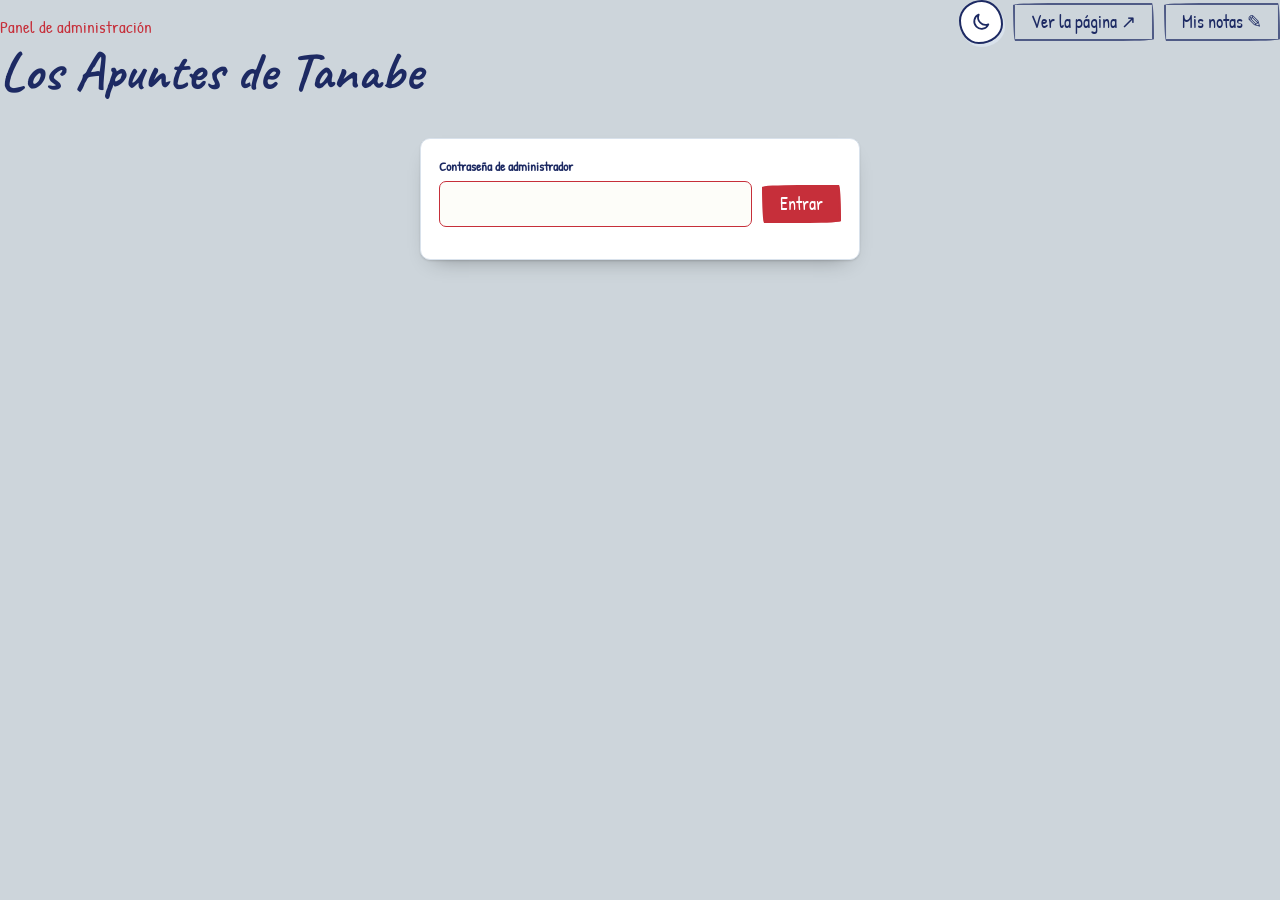
<file: admin.html>
<!doctype html>
<html lang="es">
<head>
<meta charset="utf-8">
<meta name="viewport" content="width=device-width,initial-scale=1,viewport-fit=cover">
<title>Panel · Los Apuntes de Tanabe</title>
<meta name="robots" content="noindex,nofollow">
<link rel="preconnect" href="https://fonts.googleapis.com">
<link rel="preconnect" href="https://fonts.gstatic.com" crossorigin>
<link rel="stylesheet" href="https://fonts.googleapis.com/css2?family=Caveat:wght@500;700&family=Patrick+Hand&display=swap">
<script>try{var t=localStorage.getItem('med-tema');if(t==='light'||t==='dark')document.documentElement.setAttribute('data-theme',t)}catch(e){}</script>
<link rel="stylesheet" href="estilo.css">
<link rel="manifest" href="/manifest.json">
<meta name="theme-color" content="#fdfdf9" media="(prefers-color-scheme: light)">
<meta name="theme-color" content="#1b1f27" media="(prefers-color-scheme: dark)">
<link rel="icon" href="/iconos/icono-192.png" sizes="192x192" type="image/png">
<link rel="apple-touch-icon" href="/iconos/icono-apple.png">
<meta name="apple-mobile-web-app-capable" content="yes">
<meta name="mobile-web-app-capable" content="yes">
<meta name="apple-mobile-web-app-title" content="Tanabe">
<style>
/* Layout: escritorio de trabajo — índice de láminas a la izquierda, ficha de edición con vista previa a la derecha */
body{font-size:17px}
.box{box-shadow:0 1px 2px rgba(0,0,0,.12),0 10px 22px -14px rgba(0,0,0,.45);border-radius:4px}
.top,.layout,.sitio,.login{position:relative}
.top{display:flex;flex-wrap:wrap;gap:10px 20px;align-items:baseline;justify-content:space-between;margin-bottom:22px}
h1{font-family:var(--display);font-weight:700;font-size:clamp(38px,6vw,54px);line-height:1;margin:4px 0 0}
.box{background:var(--sheet);border:1px solid var(--rule);border-radius:10px;min-width:0}
.pad{padding:18px}
.head{display:flex;justify-content:space-between;align-items:center;gap:10px;padding:12px 16px;border-bottom:1px solid var(--rule);font-family:var(--mono);font-size:12px;letter-spacing:.08em;text-transform:uppercase;color:var(--muted)}
label,.lbl{display:block;font-size:13px;font-weight:600;margin-bottom:5px}
input,textarea,select{width:100%;font:inherit;color:var(--ink);background:var(--bg);border:1px solid var(--rule);border-radius:7px;padding:9px 11px}
textarea{min-height:80px;resize:vertical}
input:focus,textarea:focus,select:focus{outline:none;border-color:var(--accent)}
.row{display:flex;flex-wrap:wrap;gap:10px;align-items:center}
.msg{font-size:14px;color:var(--muted)}
.msg.err{color:var(--bad)}
.login{max-width:440px;margin:40px auto}
.sitio{display:grid;grid-template-columns:1fr 2fr auto;gap:12px;align-items:end;margin-bottom:22px}
@media (max-width:760px){.sitio{grid-template-columns:1fr}}
.layout{display:grid;grid-template-columns:300px 1fr;gap:22px;align-items:start}
@media (max-width:860px){.layout{grid-template-columns:1fr}}
.list{list-style:none;margin:0;padding:8px;display:flex;flex-direction:column;gap:4px;max-height:70vh;overflow:auto}
.item{display:grid;grid-template-columns:auto 1fr auto;gap:10px;align-items:center;padding:7px;border-radius:8px;border:1px solid transparent;cursor:pointer}
.item:hover{border-color:var(--rule)}
.item[aria-current="true"]{border-color:var(--accent);background:var(--bg)}
.item .t{min-width:0;overflow:hidden;text-overflow:ellipsis;white-space:nowrap;font-weight:500}
.item small{display:block;font-size:12px;color:var(--muted);font-weight:400}
.arrows{display:flex;flex-direction:column;gap:2px}
.arrows button{font-size:10px;line-height:1;padding:3px 6px;background:var(--bg);color:var(--muted);border:1px solid var(--rule);border-radius:4px;cursor:pointer}
.arrows button:hover{color:var(--ink)}
.nuevo{margin:8px;width:calc(100% - 16px);justify-content:center}
.form{display:grid;grid-template-columns:1fr 300px;gap:24px}
@media (max-width:1060px){.form{grid-template-columns:1fr}}
.fields{display:flex;flex-direction:column;gap:14px;min-width:0}
.two{display:grid;grid-template-columns:1fr 1fr;gap:12px}
@media (max-width:480px){.two{grid-template-columns:1fr}}
.pick{display:flex;flex-wrap:wrap;gap:6px}
.pick button{background:var(--bg);border:1.5px solid var(--rule);border-radius:9px;padding:4px;cursor:pointer;color:var(--ink);font:inherit;font-size:12px}
.pick button[aria-pressed="true"]{border-color:var(--accent);box-shadow:0 0 0 2px var(--accent)}
.sw{display:block;width:30px;height:30px;border-radius:6px;background:var(--c)}
.pick .esc{display:flex;flex-direction:column;gap:4px;align-items:center;padding:5px 8px}
.pick .esc svg{width:96px;height:48px;border-radius:5px}
.del.sure{background:var(--bad);border-color:var(--bad);color:var(--on-accent)}
.prev .cover{aspect-ratio:2/1;border-bottom:1px solid var(--rule)}
.prev .body{padding:14px;display:flex;flex-direction:column;gap:8px}
.prev .meta{display:flex;align-items:center;gap:8px;font-size:12px;color:var(--muted)}
.prev h3{font-family:var(--display);font-weight:700;font-size:28px;line-height:1.1;margin:0}
.prev p{margin:0;font-size:14px;color:var(--muted)}
</style>
</head>
<body>
<main class="wrap">
  <div class="top">
    <div><div class="eyebrow">Panel de administración</div><h1 id="titulo">Los Apuntes de Tanabe</h1></div>
    <div class="row"><button class="tema" type="button" id="tema" aria-label="Cambiar a modo noche"></button><a class="btn ghost" href="/" target="_blank" rel="noopener">Ver la página ↗</a><a class="btn ghost" href="/estudio">Mis notas ✎</a><button class="btn ghost" type="button" id="salir" hidden>Salir</button></div>
  </div>

  <form class="box pad login" id="login" hidden>
    <label for="pw">Contraseña de administrador</label>
    <div class="row"><input id="pw" type="password" autocomplete="current-password" required style="flex:1;min-width:180px"><button class="btn primary" type="submit">Entrar</button></div>
    <p class="msg" id="lmsg" role="status"></p>
  </form>

  <div id="app" hidden>
    <form class="box pad sitio" id="fsitio" autocomplete="off">
      <div><label for="snombre">Nombre de la página</label><input id="snombre" maxlength="60" required></div>
      <div><label for="slema">Frase de presentación</label><input id="slema" maxlength="200"></div>
      <button class="btn ghost" type="submit">Guardar nombre</button>
    </form>

    <div class="layout">
      <section class="box" aria-label="Láminas">
        <div class="head"><span>Láminas</span><span id="n"></span></div>
        <ul class="list" id="list"></ul>
        <button class="btn ghost nuevo" type="button" id="nuevo">+ Nueva lámina</button>
      </section>

      <section class="box" aria-label="Editar lámina">
        <div class="head"><span id="wtitle">Nueva lámina</span><span class="msg" id="pend" role="status"></span></div>
        <div class="pad form">
          <form class="fields" id="f" autocomplete="off">
            <div><label for="nombre">Título</label><input id="nombre" required maxlength="90"></div>
            <div><label for="desc">Descripción</label><textarea id="desc" maxlength="320"></textarea></div>
            <div class="two">
              <div><label for="cat">Área</label><input id="cat" list="cats" maxlength="40" placeholder="Anatomía, Farmacología…"><datalist id="cats"></datalist></div>
              <div><label for="formato">Formato</label><input id="formato" list="formatos" maxlength="40" placeholder="Atlas, Diapositivas…"><datalist id="formatos"><option value="Atlas interactivo"><option value="Diapositivas"><option value="Videoteca"><option value="Autoevaluación"><option value="Resumen"><option value="Flashcards"></datalist></div>
            </div>
            <div class="two">
              <div><label for="url">Enlace</label><input id="url" type="url" placeholder="https://…"></div>
              <div><label for="estado">Estado</label><select id="estado"><option value="live">Disponible</option><option value="dev">En preparación</option></select></div>
            </div>
            <div><span class="lbl">Ícono</span><div class="pick" id="pLogo" role="group" aria-label="Ícono"></div></div>
            <div><span class="lbl">Color</span><div class="pick" id="pColor" role="group" aria-label="Color"></div></div>
            <div><span class="lbl">Portada</span><div class="pick" id="pScene" role="group" aria-label="Portada"></div></div>
            <div class="row">
              <button class="btn primary" type="submit" id="guardar">Guardar</button>
              <button class="btn ghost del" type="button" id="borrar" hidden>Eliminar</button>
              <span class="msg" id="msg" role="status"></span>
            </div>
          </form>
          <div><span class="lbl">Vista previa</span><div class="box prev" id="prev" style="overflow:hidden"></div>
            <p class="msg" style="margin-top:14px"><button class="btn ghost" type="button" id="descargar">Descargar copia de respaldo</button></p></div>
        </div>
      </section>
    </div>
  </div>
</main>

<script src="comun.js"></script>
<script>
MED.tema(document.getElementById('tema'));
const $ = id => document.getElementById(id), E = MED.esc, API = '/api/proyectos';
const CAMPOS = ['nombre','desc','cat','formato','url','estado'];
let datos = [], sitio = {nombre:'Los Apuntes de Tanabe', lema:''}, actual = null, borrarListo = false, clave = '', ocupado = false;
const vacio = () => ({nombre:'', desc:'', cat:'', formato:'', url:'', estado:'live', logo:'libro', color:'arterial', portada:'lamina'});
let sel = vacio();

/* ---------- servidor ---------- */
async function cargarServidor(){
  let lista = null, s = null;
  try { const r = await fetch(API, {cache:'no-store'}); if (r.ok){ const j = await r.json(); lista = j.proyectos; s = j.sitio; } } catch(e) {}
  if (!Array.isArray(lista)){
    const r = await fetch('proyectos.json', {cache:'no-store'});
    if (r.ok){ const j = await r.json(); lista = j.proyectos; s = s || j.sitio; }
  }
  return {lista: Array.isArray(lista) ? lista : [], sitio: s};
}
async function publicar(texto){
  if (ocupado) return false;
  ocupado = true; $('pend').className = 'msg'; $('pend').textContent = 'Publicando…';
  datos.forEach((d, k) => d.orden = k);
  try {
    const r = await fetch(API, {method:'PUT', headers:{'Content-Type':'application/json','x-admin-password':clave}, body: JSON.stringify({proyectos: datos, sitio})});
    const j = await r.json().catch(() => ({}));
    if (r.status === 401){ salir('La sesión expiró. Vuelve a ingresar la contraseña.'); return false; }
    if (!r.ok) throw new Error(j.error || 'revisa tu conexión.');
    $('pend').textContent = texto + ' Publicado.';
    return true;
  } catch(e){ $('pend').className = 'msg err'; $('pend').textContent = 'No se pudo publicar: ' + e.message; return false; }
  finally { ocupado = false; }
}

/* ---------- editor ---------- */
function picker(el, opciones, campo, render, clase){
  el.innerHTML = '';
  Object.entries(opciones).forEach(([k, v]) => {
    const b = document.createElement('button'); b.type = 'button'; b.dataset.k = k;
    b.title = typeof v === 'string' ? v : v.n; if (clase) b.className = clase;
    b.innerHTML = render(k, v);
    b.onclick = () => { sel[campo] = k; marcar(); vista(); };
    el.appendChild(b);
  });
}
function marcar(){ [['pLogo','logo'],['pColor','color'],['pScene','portada']].forEach(([id,c]) => $(id).querySelectorAll('button').forEach(b => b.setAttribute('aria-pressed', b.dataset.k === sel[c]))); }
function leerForm(){ CAMPOS.forEach(k => sel[k] = $(k).value.trim()); }
function vista(){
  leerForm();
  $('prev').className = 'box prev c-' + sel.color;
  $('prev').innerHTML = `<div class="cover">${MED.portada(sel.portada, sel.color, sel.logo, actual || 'nuevo', sel.cat)}</div>
    <div class="body"><div class="meta">${MED.icono(sel.logo, sel.color, 28)}<b>${E(sel.cat || 'Área')}</b>${sel.formato ? ' · ' + E(sel.formato) : ''}</div>
    <h3>${E(sel.nombre || 'Título de la lámina')}</h3><p>${E(sel.desc || 'Descripción breve del recurso.')}</p></div>`;
}
function cargar(id){
  actual = id; borrarListo = false; $('borrar').classList.remove('sure'); $('borrar').textContent = 'Eliminar';
  const d = datos.find(x => x.id === id);
  sel = d ? {...vacio(), ...d} : vacio();
  CAMPOS.forEach(k => $(k).value = sel[k] || '');
  $('borrar').hidden = !d; $('wtitle').textContent = d ? 'Editar lámina' : 'Nueva lámina'; $('msg').textContent = '';
  marcar(); vista(); lista();
}
function lista(){
  $('n').textContent = datos.length;
  $('list').innerHTML = datos.map((d, i) => `<li><div class="item" role="button" tabindex="0" data-id="${E(d.id)}" aria-current="${d.id === actual}">
      ${MED.icono(d.logo, d.color, 34)}<span class="t">${E(d.nombre)}<small>${E(d.cat || '—')} · ${d.estado === 'dev' ? 'en preparación' : 'disponible'}</small></span>
      <span class="arrows"><button type="button" data-mv="-1" data-i="${i}" aria-label="Subir">▲</button><button type="button" data-mv="1" data-i="${i}" aria-label="Bajar">▼</button></span></div></li>`).join('');
  $('cats').innerHTML = [...new Set(datos.map(d => d.cat).filter(Boolean))].map(c => `<option value="${E(c)}">`).join('');
}
function slug(t){ let b = t.toLowerCase().normalize('NFD').replace(/[̀-ͯ]/g,'').replace(/[^a-z0-9]+/g,'-').replace(/^-|-$/g,'') || 'lamina', id = b, n = 2;
  while (datos.some(d => d.id === id)) id = b + '-' + n++; return id; }

$('list').addEventListener('click', async e => {
  const mv = e.target.closest('[data-mv]');
  if (mv){
    e.stopPropagation();
    const i = +mv.dataset.i, j = i + +mv.dataset.mv; if (j < 0 || j >= datos.length || ocupado) return;
    const antes = datos.slice(); [datos[i], datos[j]] = [datos[j], datos[i]]; lista();
    if (!await publicar('Orden guardado.')){ datos = antes; lista(); }
    return;
  }
  const it = e.target.closest('.item'); if (it) cargar(it.dataset.id);
});
$('list').addEventListener('keydown', e => { const it = e.target.closest('.item'); if (it && (e.key === 'Enter' || e.key === ' ')){ e.preventDefault(); cargar(it.dataset.id); } });
CAMPOS.forEach(k => $(k).addEventListener('input', vista));
$('nuevo').onclick = () => cargar(null);

$('f').addEventListener('submit', async e => {
  e.preventDefault(); leerForm();
  if (!sel.nombre){ $('msg').textContent = 'Escribe un título.'; return; }
  if (sel.url && !/^https?:\/\//i.test(sel.url)){ $('msg').textContent = 'El enlace debe empezar con https://'; return; }
  const doc = {nombre:sel.nombre, desc:sel.desc, cat:sel.cat, formato:sel.formato, url:sel.url, estado:sel.estado, logo:sel.logo, color:sel.color, portada:sel.portada};
  const antes = datos.map(d => ({...d})), eraNuevo = !actual;
  if (actual){ const k = datos.findIndex(d => d.id === actual); datos[k] = {...datos[k], ...doc}; }
  else { actual = slug(sel.nombre); datos.push({id: actual, ...doc}); }
  $('guardar').disabled = true; $('msg').textContent = 'Guardando…';
  if (await publicar('Guardado.')){ $('msg').textContent = 'Guardado ✓'; $('borrar').hidden = false; $('wtitle').textContent = 'Editar lámina'; }
  else { datos = antes; if (eraNuevo) actual = null; $('msg').textContent = 'No se guardó.'; }
  $('guardar').disabled = false; lista();
});
$('borrar').onclick = async () => {
  if (!actual) return;
  if (!borrarListo){ borrarListo = true; $('borrar').classList.add('sure'); $('borrar').textContent = '¿Seguro? Clic de nuevo'; return; }
  const antes = datos.slice(); datos = datos.filter(d => d.id !== actual);
  if (await publicar('Eliminada.')) cargar(null); else { datos = antes; lista(); }
};
$('fsitio').addEventListener('submit', async e => {
  e.preventDefault();
  const antes = {...sitio};
  sitio = {nombre: $('snombre').value.trim() || 'Los Apuntes de Tanabe', lema: $('slema').value.trim()};
  if (await publicar('Nombre guardado.')) $('titulo').textContent = sitio.nombre; else sitio = antes;
});
$('descargar').onclick = () => {
  const blob = new Blob([JSON.stringify({sitio, proyectos: datos}, null, 2)], {type:'application/json'});
  const a = document.createElement('a'); a.href = URL.createObjectURL(blob); a.download = 'proyectos.json';
  document.body.appendChild(a); a.click(); a.remove(); setTimeout(() => URL.revokeObjectURL(a.href), 1000);
};

/* ---------- acceso ---------- */
function salir(motivo){
  clave = ''; try { sessionStorage.removeItem('med-clave'); } catch(e) {}
  $('app').hidden = true; $('salir').hidden = true; $('login').hidden = false;
  $('lmsg').textContent = motivo || ''; $('pw').value = ''; $('pw').focus();
}
async function entrar(pw){
  $('lmsg').textContent = 'Verificando…';
  let r;
  try { r = await fetch(API + '?check', {headers:{'x-admin-password': pw}, cache:'no-store'}); }
  catch(e){ $('lmsg').textContent = 'Sin conexión con el servidor.'; return; }
  if (r.status === 401){ salir('Contraseña incorrecta.'); return; }
  if (!r.ok){ const j = await r.json().catch(() => ({})); $('lmsg').textContent = j.error || 'El servidor no respondió. ¿Ya configuraste la base de datos?'; return; }
  clave = pw; try { sessionStorage.setItem('med-clave', pw); } catch(e) {}
  const s = await cargarServidor().catch(() => ({lista: [], sitio: null}));
  datos = s.lista.sort((a, b) => (a.orden ?? 0) - (b.orden ?? 0));
  if (s.sitio) sitio = {...sitio, ...s.sitio};
  $('snombre').value = sitio.nombre || ''; $('slema').value = sitio.lema || ''; $('titulo').textContent = sitio.nombre;
  $('login').hidden = true; $('app').hidden = false; $('salir').hidden = false;
  $('pend').textContent = 'Los cambios se publican al guardar.';
  cargar(null);
}
$('login').addEventListener('submit', e => { e.preventDefault(); entrar($('pw').value); });
$('salir').onclick = () => salir('Sesión cerrada.');

picker($('pLogo'), MED.ICONOS, 'logo', k => MED.icono(k, 'venoso', 34));
picker($('pColor'), MED.COLORES, 'color', k => `<span class="sw c-${k}"></span>`);
picker($('pScene'), MED.PORTADAS, 'portada', (k, v) => `<span class="c-venoso" style="display:contents">${MED.portada(k, 'venoso', 'corazon', 'muestra')}</span>${E(v)}`, 'esc');

(() => {
  let guardada = ''; try { guardada = sessionStorage.getItem('med-clave') || ''; } catch(e) {}
  if (guardada) entrar(guardada); else salir();
})();
</script>
<script>if("serviceWorker" in navigator)addEventListener("load",function(){navigator.serviceWorker.register("/sw.js").catch(function(){})});</script>
</body>
</html>
</file>
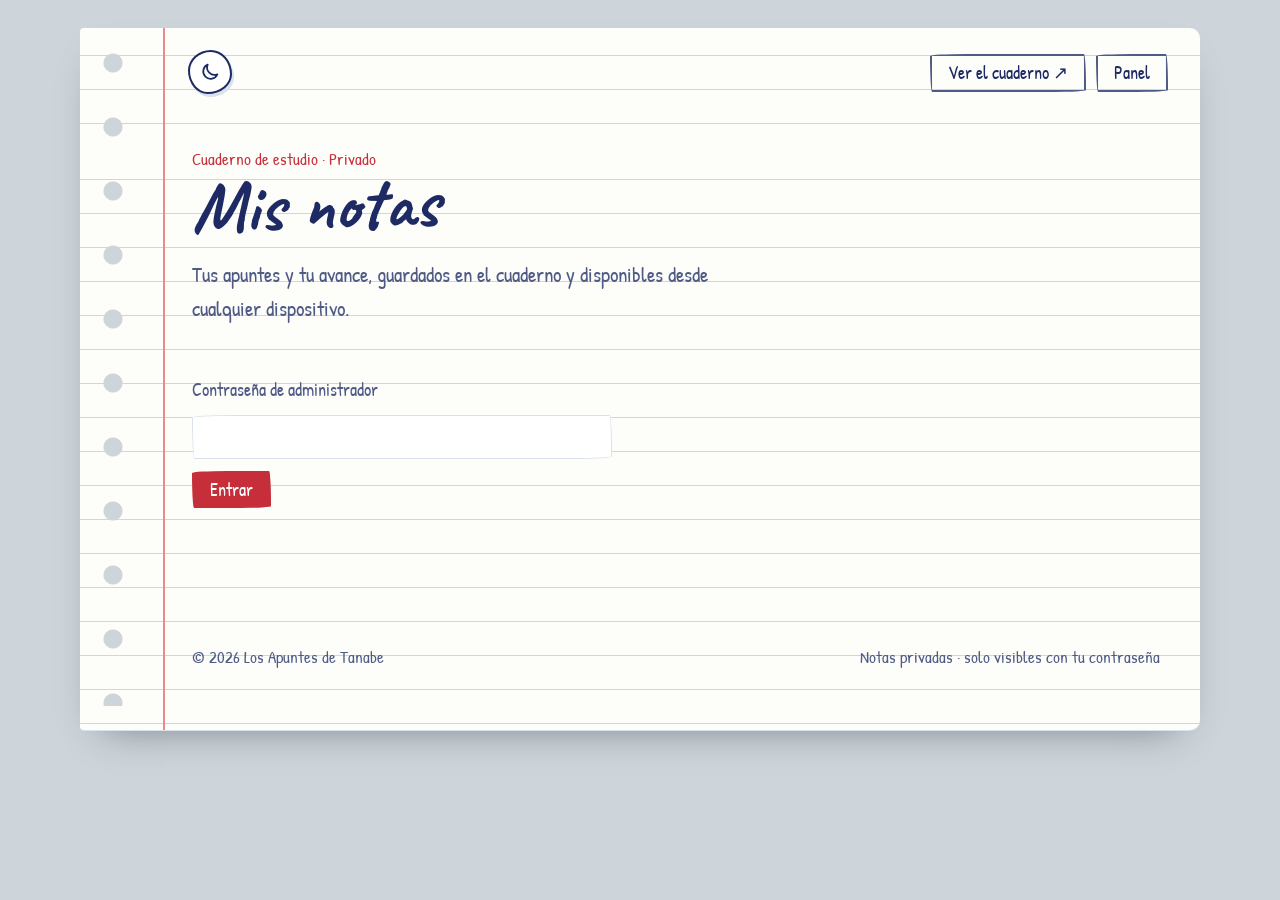
<file: estudio.html>
<!doctype html>
<html lang="es">
<head>
<meta charset="utf-8">
<meta name="viewport" content="width=device-width,initial-scale=1,viewport-fit=cover">
<title>Mis notas · Los Apuntes de Tanabe</title>
<meta name="robots" content="noindex">
<link rel="preconnect" href="https://fonts.googleapis.com">
<link rel="preconnect" href="https://fonts.gstatic.com" crossorigin>
<link rel="stylesheet" href="https://fonts.googleapis.com/css2?family=Caveat:wght@500;700&family=Patrick+Hand&display=swap">
<script>try{var t=localStorage.getItem('med-tema');if(t==='light'||t==='dark')document.documentElement.setAttribute('data-theme',t)}catch(e){}</script>
<link rel="stylesheet" href="estilo.css">
<link rel="manifest" href="/manifest.json">
<meta name="theme-color" content="#fdfdf9" media="(prefers-color-scheme: light)">
<meta name="theme-color" content="#1b1f27" media="(prefers-color-scheme: dark)">
<link rel="icon" href="/iconos/icono-192.png" sizes="192x192" type="image/png">
<link rel="apple-touch-icon" href="/iconos/icono-apple.png">
<meta name="apple-mobile-web-app-capable" content="yes">
<meta name="mobile-web-app-capable" content="yes">
<meta name="apple-mobile-web-app-title" content="Tanabe">
<style>
.mesa{padding-inline:16px;padding-block:28px 48px}
.hoja{position:relative;max-width:1120px;margin:0 auto;background-color:var(--paper);
  background-image:
    linear-gradient(90deg,transparent 0 calc(var(--m) - 1px),var(--margin) calc(var(--m) - 1px) calc(var(--m) + 1px),transparent calc(var(--m) + 1px)),
    repeating-linear-gradient(180deg,transparent 0 calc(var(--renglon) - 1px),var(--line) calc(var(--renglon) - 1px) var(--renglon));
  background-position:0 0,0 118px;
  --m:84px; padding:118px 40px 56px calc(var(--m) + 28px);
  border-radius:4px 10px 10px 4px;box-shadow:0 1px 0 var(--rule),0 18px 40px -22px rgba(0,0,0,.45)}
.hoja::before{content:"";position:absolute;left:22px;top:24px;bottom:24px;width:22px;
  background:radial-gradient(circle at 11px 11px,var(--hole) 0 9px,transparent 10px) 0 0/22px 64px repeat-y}
.hoja .tema{position:absolute;top:22px;left:calc(var(--m) + 24px)}
.volver{position:absolute;top:26px;right:32px;display:flex;gap:10px;flex-wrap:wrap;justify-content:flex-end}
.titulo{margin:0;font-family:var(--display);font-weight:700;font-size:clamp(40px,7vw,72px);line-height:1;color:var(--ink);text-wrap:balance;transform:rotate(-1.2deg);transform-origin:left}
.lema{margin:14px 0 0;max-width:58ch;font-size:21px;line-height:var(--renglon);color:var(--muted)}
.fecha{display:flex;flex-wrap:wrap;gap:6px 28px;margin-top:10px;font-size:19px;line-height:var(--renglon);color:var(--muted)}
.fecha b{font-family:var(--display);font-size:28px;color:var(--accent);font-weight:700}
.subrayado{display:inline;padding-bottom:4px;background-repeat:no-repeat;background-size:100% 10px;background-position:0 100%;
  background-image:url("data:image/svg+xml,%3Csvg xmlns='http://www.w3.org/2000/svg' viewBox='0 0 200 10' preserveAspectRatio='none'%3E%3Cpath d='M2 6 C 40 2, 80 9, 120 5 S 180 3, 198 6' fill='none' stroke='%23c62f3a' stroke-width='2.4' stroke-linecap='round'/%3E%3C/svg%3E")}
@media (prefers-color-scheme: dark){:root:not([data-theme="light"]) .subrayado{background-image:url("data:image/svg+xml,%3Csvg xmlns='http://www.w3.org/2000/svg' viewBox='0 0 200 10' preserveAspectRatio='none'%3E%3Cpath d='M2 6 C 40 2, 80 9, 120 5 S 180 3, 198 6' fill='none' stroke='%23ff8a80' stroke-width='2.4' stroke-linecap='round'/%3E%3C/svg%3E")}}
:root[data-theme="dark"] .subrayado{background-image:url("data:image/svg+xml,%3Csvg xmlns='http://www.w3.org/2000/svg' viewBox='0 0 200 10' preserveAspectRatio='none'%3E%3Cpath d='M2 6 C 40 2, 80 9, 120 5 S 180 3, 198 6' fill='none' stroke='%23ff8a80' stroke-width='2.4' stroke-linecap='round'/%3E%3C/svg%3E")}
.seccion{margin:46px 0 22px;font-family:var(--display);font-weight:700;font-size:38px;line-height:1}
/* entrar */
.login{margin:40px 0;max-width:420px;display:flex;flex-direction:column;gap:12px}
.login label{font-size:18px;color:var(--muted)}
input[type=password],input[type=search],select,textarea{font-family:var(--body);font-size:19px;color:var(--ink);background:var(--card);
  border:1.8px solid var(--rule);border-radius:255px 15px 225px 15px/15px 225px 15px 255px;padding:8px 14px;width:100%}
select,textarea{border-radius:6px}
.aviso{min-height:28px;font-size:18px;color:var(--accent)}
/* barra de herramientas */
.barra{display:flex;gap:12px;flex-wrap:wrap;align-items:center;margin-bottom:18px}
.barra input[type=search]{max-width:320px}
.chips{display:flex;gap:8px;flex-wrap:wrap}
.chip{font-family:var(--body);font-size:17px;padding:4px 13px;cursor:pointer;background:transparent;color:var(--muted);
  border:1.8px solid var(--rule);border-radius:255px 15px 225px 15px/15px 225px 15px 255px}
.chip[aria-pressed="true"]{color:var(--on-accent);background:var(--accent);border-color:var(--accent)}
/* fichas */
.grid{display:grid;grid-template-columns:repeat(auto-fill,minmax(290px,1fr));gap:40px 30px}
.ficha{position:relative;background:var(--card);padding:18px;display:flex;flex-direction:column;gap:9px;min-width:0;text-align:left;
  border:0;font-family:var(--body);font-size:19px;color:var(--ink);cursor:pointer;
  box-shadow:0 1px 2px rgba(0,0,0,.12),0 10px 22px -14px rgba(0,0,0,.45);transform:rotate(var(--r,0deg));transition:transform .2s}
.ficha:hover{transform:rotate(0deg) translateY(-3px)}
.ficha:nth-child(3n+1){--r:-.8deg}.ficha:nth-child(3n+2){--r:.6deg}.ficha:nth-child(3n){--r:-.3deg}
.ficha::before{content:"";position:absolute;top:-13px;left:50%;width:96px;height:26px;margin-left:-48px;background:var(--tape);transform:rotate(-3deg);
  clip-path:polygon(3% 0,97% 4%,100% 50%,96% 100%,2% 96%,0 50%)}
.marca{position:absolute;top:-6px;right:16px;background:var(--c);color:var(--on-c);font-size:15px;line-height:1.1;padding:10px 9px 18px;max-width:46%;text-align:center;
  clip-path:polygon(0 0,100% 0,100% 100%,50% calc(100% - 9px),0 100%)}
.ficha h3{margin:6px 0 0;font-family:var(--display);font-weight:700;font-size:30px;line-height:1.1;text-wrap:balance;padding-right:46px}
.formato{font-size:16px;color:var(--muted);margin-top:-2px}
.prev{margin:0;font-size:17px;line-height:1.45;color:var(--ink);opacity:.85;white-space:pre-wrap;overflow-wrap:anywhere}
.prev.sin{color:var(--muted);font-style:italic;opacity:1}
.pie{display:flex;justify-content:space-between;align-items:center;gap:10px;flex-wrap:wrap;padding-top:10px;border-top:1.5px dashed var(--rule);font-size:16px;color:var(--muted);width:100%}
/* estados de estudio */
.est{display:inline-flex;align-items:center;gap:6px;font-size:17px;color:var(--e,var(--muted))}
.est::before{content:"";width:13px;height:13px;border-radius:50%;background:var(--e,var(--muted));flex:none}
.e-pendiente{--e:var(--muted)} .e-estudiando{--e:var(--dev)} .e-repasar{--e:var(--accent)} .e-dominado{--e:var(--ok)}
/* página del apunte */
.detalle{max-width:780px}
.meta{display:flex;gap:8px 22px;flex-wrap:wrap;font-size:17px;color:var(--muted);margin:6px 0 18px}
.fila{display:flex;gap:12px;flex-wrap:wrap;align-items:center;margin-bottom:14px}
.fila label{font-size:18px;color:var(--muted)}
.fila select{width:auto;min-width:170px}
textarea{min-height:calc(var(--renglon) * 9);line-height:var(--renglon);padding:6px 12px;resize:vertical;
  background-color:var(--card);
  background-image:repeating-linear-gradient(180deg,transparent 0 calc(var(--renglon) - 1px),var(--line) calc(var(--renglon) - 1px) var(--renglon));
  background-position:0 5px}
.guardado{font-size:17px;color:var(--muted);min-height:28px}
.guardado.ok{color:var(--ok)} .guardado.error{color:var(--bad)}
.vacio{font-size:21px;line-height:var(--renglon);color:var(--muted)}
.firma{margin-top:56px;display:flex;justify-content:space-between;flex-wrap:wrap;gap:8px 20px;font-size:17px;line-height:var(--renglon);color:var(--muted)}
@media (max-width:700px){
  .hoja{--m:40px;padding:150px 18px 40px calc(var(--m) + 14px)}
  .hoja::before{left:8px;width:18px;background:radial-gradient(circle at 9px 9px,var(--hole) 0 7px,transparent 8px) 0 0/18px 56px repeat-y}
  .hoja .tema{left:auto;right:12px;top:14px}
  .volver{top:70px;right:18px;left:calc(var(--m) + 6px);justify-content:flex-start}
  .grid{grid-template-columns:1fr}
}
</style>
</head>
<body>
<div class="mesa">
  <main class="hoja">
    <button class="tema" type="button" id="tema" aria-label="Cambiar a modo noche"></button>
    <div class="volver">
      <a class="btn ghost" href="/">Ver el cuaderno ↗</a>
      <a class="btn ghost" href="/admin">Panel</a>
      <button class="btn ghost" type="button" id="salir" hidden>Salir</button>
    </div>

    <header>
      <div class="eyebrow">Cuaderno de estudio · Privado</div>
      <h1 class="titulo">Mis notas</h1>
      <p class="lema">Tus apuntes y tu avance, guardados en el cuaderno y disponibles desde cualquier dispositivo.</p>
      <div class="fecha" id="fecha"></div>
    </header>

    <form class="login" id="login" hidden>
      <label for="clave">Contraseña de administrador</label>
      <input type="password" id="clave" autocomplete="current-password" required>
      <div><button class="btn primary" type="submit">Entrar</button></div>
      <p class="aviso" id="avisoLogin"></p>
    </form>

    <section id="indice" hidden>
      <h2 class="seccion"><span class="subrayado">Índice de estudio</span></h2>
      <div class="barra">
        <input type="search" id="buscar" placeholder="Buscar por título, área o nota…" aria-label="Buscar">
        <div class="chips" id="filtros"></div>
      </div>
      <div class="grid" id="grid"></div>
      <p class="vacio" id="vacio" hidden></p>
    </section>

    <section id="detalle" class="detalle" hidden>
      <h2 class="seccion"><span class="subrayado" id="dTitulo"></span></h2>
      <div class="meta" id="dMeta"></div>
      <div class="fila">
        <label for="dEstado">Avance:</label>
        <select id="dEstado">
          <option value="pendiente">Pendiente</option>
          <option value="estudiando">Estudiando</option>
          <option value="repasar">Para repasar</option>
          <option value="dominado">Dominado</option>
        </select>
        <button class="btn ghost" type="button" id="dVolver">← Volver al índice</button>
        <a class="btn" id="dAbrir" target="_blank" rel="noopener" hidden>Abrir apunte →</a>
      </div>
      <label class="lema" for="dNotas" style="margin:0 0 6px;font-size:18px">Mis notas de este apunte</label>
      <textarea id="dNotas" placeholder="Escribe aquí lo que quieras recordar…" spellcheck="true"></textarea>
      <div class="fila" style="margin-top:12px">
        <button class="btn primary" type="button" id="dGuardar">Guardar</button>
        <span class="guardado" id="dAviso"></span>
      </div>
    </section>

    <footer class="firma">
      <span id="pie">© 2026 Los Apuntes de Tanabe</span>
      <span>Notas privadas · solo visibles con tu contraseña</span>
    </footer>
  </main>
</div>

<script src="comun.js"></script>
<script>
MED.tema(document.getElementById('tema'));
const $ = id => document.getElementById(id), E = MED.esc;
const ETIQUETA = {pendiente:'Pendiente', estudiando:'Estudiando', repasar:'Para repasar', dominado:'Dominado'};
const API_P = '/api/proyectos', API_N = '/api/notas';

let clave = '', apuntes = [], notas = {}, filtro = 'todos', busca = '';
let actual = null, timer = null, sucio = false;

/* ---------- sesión ---------- */
function salir(motivo){
  clave = ''; try { sessionStorage.removeItem('med-clave'); } catch(e) {}
  ['indice','detalle','salir'].forEach(i => $(i).hidden = true);
  $('login').hidden = false;
  $('avisoLogin').textContent = motivo || '';
  $('fecha').textContent = '';
}
async function entrar(pw){
  $('avisoLogin').textContent = 'Comprobando…';
  let r;
  try { r = await fetch(API_N, {headers:{'x-admin-password': pw}, cache:'no-store'}); }
  catch(e) { $('avisoLogin').textContent = 'Sin conexión con el servidor.'; return; }
  if (r.status === 401) { salir('Contraseña incorrecta.'); return; }
  if (!r.ok) { $('avisoLogin').textContent = 'El servidor respondió con un error (' + r.status + ').'; return; }
  notas = (await r.json()).notas || {};
  clave = pw; try { sessionStorage.setItem('med-clave', pw); } catch(e) {}
  $('login').hidden = true; $('salir').hidden = false; $('avisoLogin').textContent = '';
  await cargarApuntes();
  mostrar();
}
$('login').onsubmit = e => { e.preventDefault(); entrar($('clave').value); };
$('salir').onclick = () => { if (!sucio || window.confirm('Tienes cambios sin guardar. ¿Salir igualmente?')) salir('Sesión cerrada.'); };

/* ---------- datos ---------- */
async function cargarApuntes(){
  let lista = null, sitio = null;
  try { const a = await fetch(API_P, {cache:'no-store'}); if (a.ok){ const j = await a.json(); lista = j.proyectos; sitio = j.sitio; } } catch(e) {}
  if (!Array.isArray(lista)) {
    try { const r = await fetch('proyectos.json', {cache:'no-store'}); if (r.ok){ const j = await r.json(); lista = j.proyectos; sitio = sitio || j.sitio; } } catch(e) {}
  }
  if (sitio && sitio.nombre) { document.title = 'Mis notas · ' + sitio.nombre; $('pie').textContent = '© 2026 ' + sitio.nombre; }
  apuntes = Array.isArray(lista) ? lista.slice().sort((a,b) => (a.orden ?? 0) - (b.orden ?? 0)) : [];
}
async function guardarNota(id, cuerpo){
  const r = await fetch(API_N, {
    method: 'PUT',
    headers: {'Content-Type':'application/json', 'x-admin-password': clave},
    body: JSON.stringify({id: id, nota: cuerpo})
  });
  if (r.status === 401) { salir('La sesión expiró. Vuelve a ingresar la contraseña.'); throw new Error('401'); }
  if (!r.ok) { const j = await r.json().catch(() => ({})); throw new Error(j.error || ('error ' + r.status)); }
  const j = await r.json();
  if (j.nota) notas[id] = j.nota; else delete notas[id];
}

/* ---------- índice ---------- */
const nota = id => notas[id] || {estado:'pendiente', notas:'', act:0};
const norm = s => String(s || '').toLowerCase().normalize('NFD').replace(/[̀-ͯ]/g,'');
const fechaCorta = ms => ms ? new Date(ms).toLocaleDateString('es-BO', {day:'2-digit', month:'short', year:'numeric'}) : '';

function pintarFiltros(){
  const cuenta = {todos: apuntes.length, connotas: 0};
  Object.keys(ETIQUETA).forEach(k => cuenta[k] = 0);
  apuntes.forEach(a => { const n = nota(a.id); cuenta[n.estado] = (cuenta[n.estado] || 0) + 1; if (n.notas.trim()) cuenta.connotas++; });
  const opciones = [['todos','Todos'], ['pendiente','Pendiente'], ['estudiando','Estudiando'], ['repasar','Para repasar'], ['dominado','Dominado'], ['connotas','Con notas']];
  $('filtros').innerHTML = '';
  opciones.forEach(par => {
    const b = document.createElement('button');
    b.type = 'button'; b.className = 'chip'; b.setAttribute('aria-pressed', par[0] === filtro);
    b.textContent = par[1] + ' (' + (cuenta[par[0]] || 0) + ')';
    b.onclick = () => { filtro = par[0]; pintarIndice(); };
    $('filtros').appendChild(b);
  });
  $('fecha').innerHTML = '<span><b>' + apuntes.length + '</b> apuntes</span>' +
    '<span><b>' + cuenta.connotas + '</b> con notas</span>' +
    '<span><b>' + (cuenta.dominado || 0) + '</b> dominados</span>';
}
function pintarIndice(){
  pintarFiltros();
  const q = norm(busca);
  const lista = apuntes.filter(a => {
    const n = nota(a.id);
    if (filtro === 'connotas' ? !n.notas.trim() : (filtro !== 'todos' && n.estado !== filtro)) return false;
    return !q || norm(a.nombre + ' ' + (a.cat || '') + ' ' + (a.formato || '') + ' ' + n.notas).indexOf(q) >= 0;
  });
  $('grid').innerHTML = lista.map(a => {
    const n = nota(a.id), texto = n.notas.trim();
    return '<button class="ficha c-' + E(a.color || 'arterial') + '" data-id="' + E(a.id) + '" type="button">' +
      '<span class="marca">' + E(a.cat || 'General') + '</span>' +
      '<h3>' + E(a.nombre) + '</h3>' +
      (a.formato ? '<div class="formato">— ' + E(a.formato) + '</div>' : '') +
      '<p class="prev' + (texto ? '' : ' sin') + '">' + (texto ? E(texto.slice(0, 160)) + (texto.length > 160 ? '…' : '') : 'Sin notas todavía.') + '</p>' +
      '<span class="pie"><span class="est e-' + n.estado + '">' + ETIQUETA[n.estado] + '</span>' +
      '<span>' + (n.act ? 'Revisado ' + fechaCorta(n.act) : '') + '</span></span></button>';
  }).join('');
  $('grid').querySelectorAll('.ficha').forEach(b => { b.onclick = () => { location.hash = '#' + encodeURIComponent(b.dataset.id); }; });
  $('vacio').hidden = lista.length > 0;
  $('vacio').textContent = apuntes.length ? 'Ningún apunte coincide con esta búsqueda.' : 'Todavía no hay apuntes en el cuaderno. Agrégalos desde el panel.';
}
$('buscar').oninput = e => { busca = e.target.value; pintarIndice(); };

/* ---------- página de un apunte ---------- */
function pintarMeta(a, ms){
  $('dMeta').innerHTML = [a.cat, a.formato, ms ? 'Última vez: ' + fechaCorta(ms) : 'Sin revisar']
    .filter(Boolean).map(t => '<span>' + E(t) + '</span>').join('');
}
function abrirDetalle(a){
  actual = a;
  const n = nota(a.id);
  $('dTitulo').textContent = a.nombre;
  pintarMeta(a, n.act);
  $('dEstado').value = n.estado;
  $('dNotas').value = n.notas;
  $('dAbrir').hidden = !a.url;
  if (a.url) $('dAbrir').href = a.url;
  marcarAviso('', '');
  sucio = false;
}
function marcarAviso(txt, clase){ const e = $('dAviso'); e.textContent = txt; e.className = 'guardado' + (clase ? ' ' + clase : ''); }
async function guardarActual(){
  if (!actual) return;
  clearTimeout(timer);
  const a = actual, id = a.id;
  const cuerpo = {estado: $('dEstado').value, notas: $('dNotas').value};
  marcarAviso('Guardando…', '');
  try {
    await guardarNota(id, cuerpo);
    sucio = false;
    marcarAviso('Guardado ✓', 'ok');
    if (actual && actual.id === id) pintarMeta(a, nota(id).act);
  } catch(e) {
    if (e.message !== '401') marcarAviso('No se pudo guardar: ' + e.message, 'error');
  }
}
function programar(){ sucio = true; marcarAviso('Sin guardar…', ''); clearTimeout(timer); timer = setTimeout(guardarActual, 1500); }
$('dNotas').oninput = programar;
$('dNotas').onblur = () => { if (sucio) guardarActual(); };
$('dEstado').onchange = guardarActual;
$('dGuardar').onclick = guardarActual;
$('dVolver').onclick = () => { location.hash = '#'; };
document.addEventListener('keydown', e => {
  if ((e.ctrlKey || e.metaKey) && e.key === 's' && !$('detalle').hidden) { e.preventDefault(); guardarActual(); }
});
window.addEventListener('beforeunload', e => { if (sucio) { e.preventDefault(); e.returnValue = ''; } });

/* ---------- navegación ---------- */
function mostrar(){
  if (!clave) return;
  let id = '';
  try { id = decodeURIComponent(location.hash.slice(1)); } catch(e) { id = ''; }
  const a = id && apuntes.filter(x => x.id === id)[0];
  if (a) { $('indice').hidden = true; $('detalle').hidden = false; abrirDetalle(a); window.scrollTo(0, 0); }
  else { actual = null; sucio = false; $('detalle').hidden = true; $('indice').hidden = false; pintarIndice(); }
}
window.addEventListener('hashchange', () => { if (sucio) guardarActual(); mostrar(); });

(async () => {
  let guardada = ''; try { guardada = sessionStorage.getItem('med-clave') || ''; } catch(e) {}
  if (guardada) await entrar(guardada); else salir();
})();
</script>
<script>if("serviceWorker" in navigator)addEventListener("load",function(){navigator.serviceWorker.register("/sw.js").catch(function(){})});</script>
</body>
</html>
</file>
<file: estilo.css>
/* Layout: hoja de cuaderno — renglones azules, margen rojo, espiral a la izquierda; áreas como cintas marcapáginas; cada recurso es una ficha pegada con cinta */
:root{
  --desk:#cdd5db; --paper:#fdfdf9; --card:#ffffff; --line:#c6d8ea; --margin:#e98b8d; --hole:#cdd5db;
  --ink:#1d2a63; --muted:#4f5b86; --rule:#d9e2ec; --accent:#c62f3a; --on-accent:#ffffff;
  --tape:rgba(240,214,120,.55); --on-c:#ffffff; --plate:transparent;
  --ok:#1d7a52; --ok-bg:#dff1e8; --dev:#8a5a00; --dev-bg:#fbefd0; --bad:#c62f3a;
  --bg:var(--paper); --sheet:var(--card);
  --display:"Caveat","Segoe Print","Bradley Hand","Comic Sans MS",cursive;
  --body:"Patrick Hand","Segoe Print","Bradley Hand","Comic Sans MS",cursive;
  --mono:"Patrick Hand","Segoe Print",cursive;
  --renglon:34px;
}
@media (prefers-color-scheme: dark){
  :root:not([data-theme="light"]){
    --desk:#090b0f; --paper:#1b1f27; --card:#232833; --line:#2c3748; --margin:#8d3f46; --hole:#090b0f;
    --ink:#ece8da; --muted:#a9b0c2; --rule:#343d4d; --accent:#ff8a80; --on-accent:#1b0b0b;
    --tape:rgba(214,190,110,.28); --on-c:#14161b;
    --ok:#7ad9a8; --ok-bg:#163326; --dev:#f2c66b; --dev-bg:#382c10; --bad:#ff8a80; color-scheme:dark;
  }
}
:root[data-theme="dark"]{
  --desk:#090b0f; --paper:#1b1f27; --card:#232833; --line:#2c3748; --margin:#8d3f46; --hole:#090b0f;
  --ink:#ece8da; --muted:#a9b0c2; --rule:#343d4d; --accent:#ff8a80; --on-accent:#1b0b0b;
  --tape:rgba(214,190,110,.28); --on-c:#14161b;
  --ok:#7ad9a8; --ok-bg:#163326; --dev:#f2c66b; --dev-bg:#382c10; --bad:#ff8a80; color-scheme:dark;
}
/* colores de tejido (para íconos, dibujos y marcadores) */
.c-arterial{--c:#c62f3a} .c-venoso{--c:#2a5cb0} .c-linfatico{--c:#17806a}
.c-nervio{--c:#b57a00} .c-hueso{--c:#7a6c55} .c-mucosa{--c:#b13f73} .c-tinta{--c:var(--ink)}
@media (prefers-color-scheme: dark){:root:not([data-theme="light"]) .c-arterial{--c:#ff8a80}:root:not([data-theme="light"]) .c-venoso{--c:#86adff}:root:not([data-theme="light"]) .c-linfatico{--c:#62d6b5}:root:not([data-theme="light"]) .c-nervio{--c:#f2c14e}:root:not([data-theme="light"]) .c-hueso{--c:#cdbf9f}:root:not([data-theme="light"]) .c-mucosa{--c:#f293c2}}
:root[data-theme="dark"] .c-arterial{--c:#ff8a80}:root[data-theme="dark"] .c-venoso{--c:#86adff}:root[data-theme="dark"] .c-linfatico{--c:#62d6b5}:root[data-theme="dark"] .c-nervio{--c:#f2c14e}:root[data-theme="dark"] .c-hueso{--c:#cdbf9f}:root[data-theme="dark"] .c-mucosa{--c:#f293c2}

*{box-sizing:border-box}
html{background:var(--desk)}
body{margin:0;background:var(--desk);color:var(--ink);font-family:var(--body);font-size:19px;line-height:1.5;
  padding-top:env(safe-area-inset-top,0px);padding-bottom:env(safe-area-inset-bottom,0px)}
img{max-width:100%}[hidden]{display:none!important}
a{color:inherit}
:focus-visible{outline:2px dashed var(--accent);outline-offset:3px}
.eyebrow{font-family:var(--body);font-size:17px;color:var(--accent)}
.med-ico{display:inline-grid;place-items:center;border-radius:50%;background:transparent;border:1.8px solid var(--c);color:var(--c);flex:none}
.med-ico svg{width:60%;height:60%;stroke:var(--c)}
.med-cover{display:block;width:100%;height:100%}
/* botones con borde "dibujado a mano" */
.btn{display:inline-flex;align-items:center;gap:6px;font-family:var(--body);font-size:18px;line-height:1.2;text-decoration:none;padding:6px 16px;
  background:transparent;color:var(--accent);border:2px solid var(--accent);cursor:pointer;
  border-radius:255px 15px 225px 15px/15px 225px 15px 255px;transition:transform .15s}
.btn:hover{transform:rotate(-1.5deg) scale(1.03)}
.btn.primary{background:var(--accent);color:var(--on-accent)}
.btn.ghost{color:var(--ink);border-color:var(--muted)}
.btn:disabled{opacity:.5;cursor:default}
.state{display:inline-flex;align-items:center;gap:6px;font-size:17px}
.state::before{content:"";width:15px;height:15px;border:2px solid currentColor;border-radius:3px 4px 2px 5px;flex:none}
.state.live{color:var(--ok)}
.state::before{display:grid;place-items:center;font-size:15px;line-height:1;font-weight:700}
.state.live::before{content:"✓"}
.state.dev{color:var(--dev)}
.tema{width:44px;height:44px;display:inline-grid;place-items:center;padding:0;cursor:pointer;color:var(--ink);background:var(--card);
  border:2px solid var(--ink);border-radius:52% 48% 55% 45%/47% 55% 45% 53%;box-shadow:2px 3px 0 var(--rule);transition:transform .2s;z-index:2}
.tema:hover{transform:rotate(-12deg)}
.tema svg{width:22px;height:22px;fill:none;stroke:currentColor;stroke-width:1.9;stroke-linecap:round;stroke-linejoin:round}
@media (prefers-reduced-motion:reduce){*{transition:none!important;animation:none!important}}
</file>
